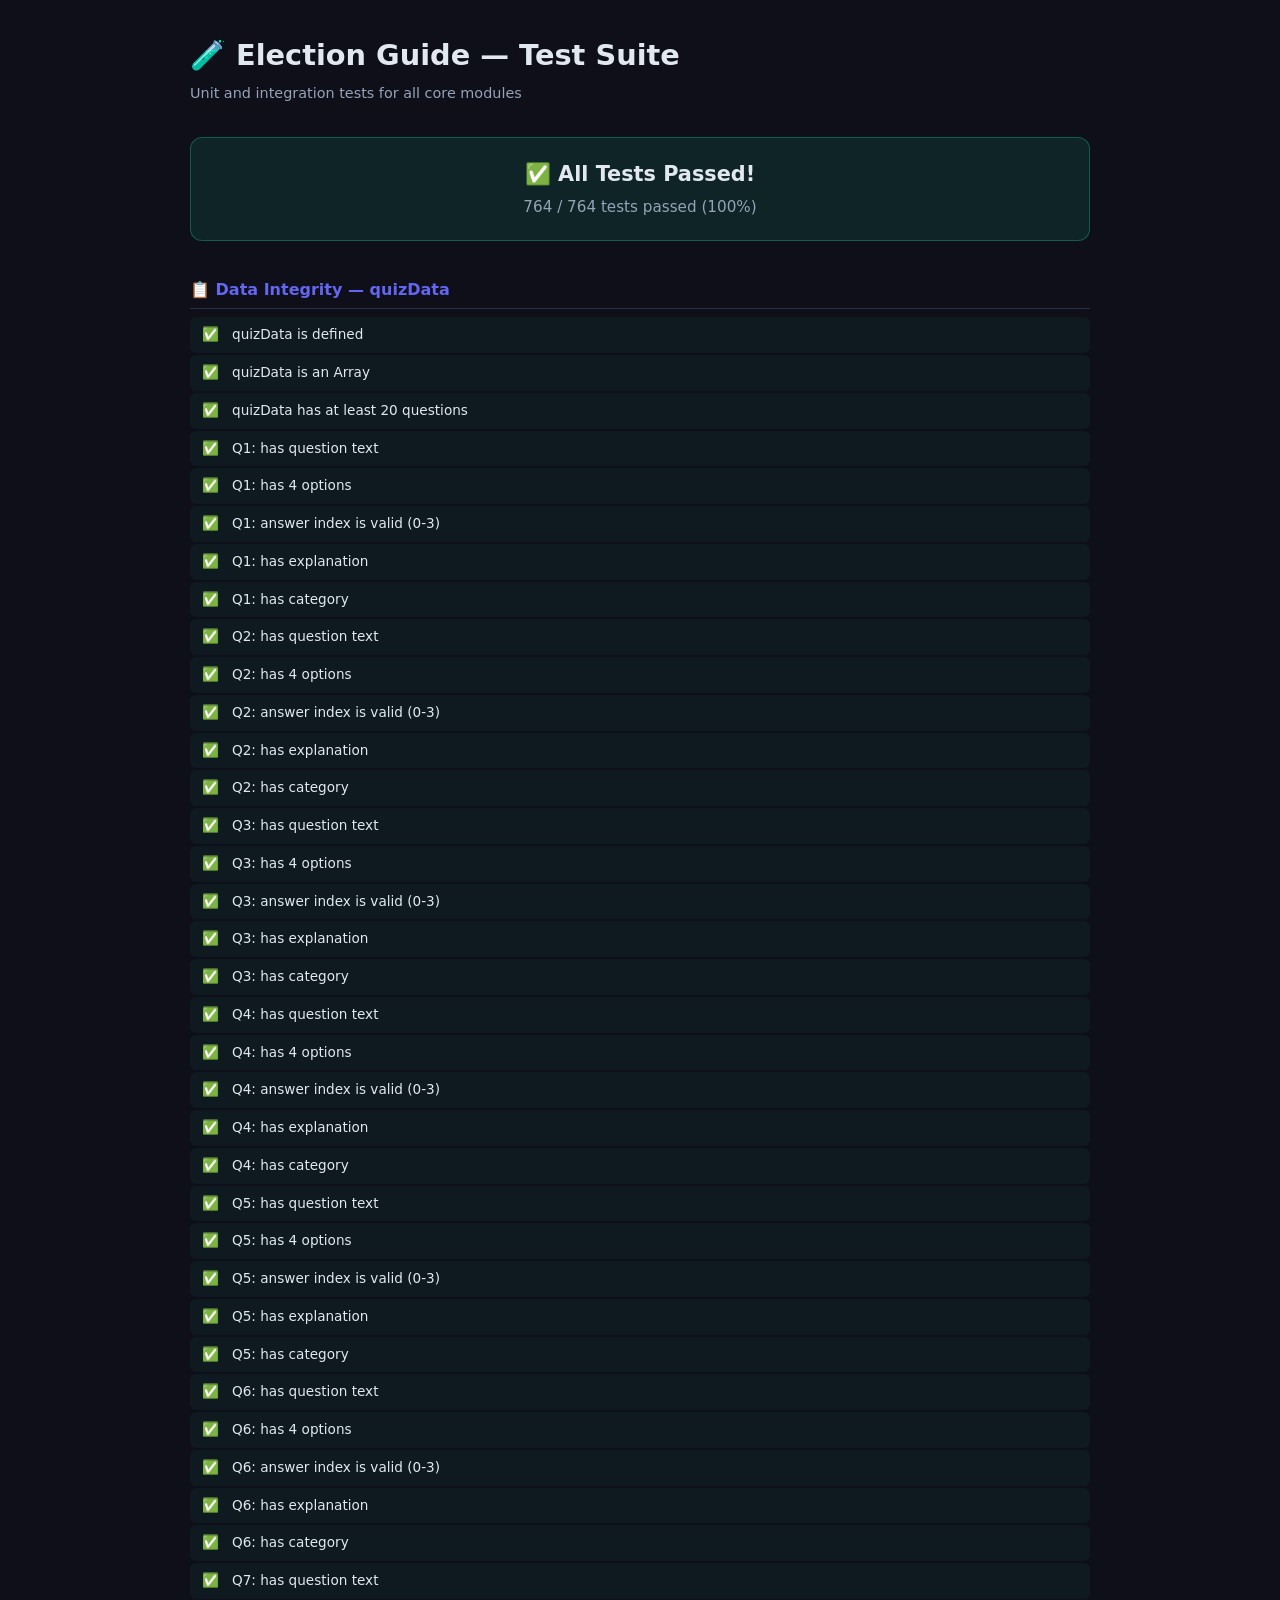
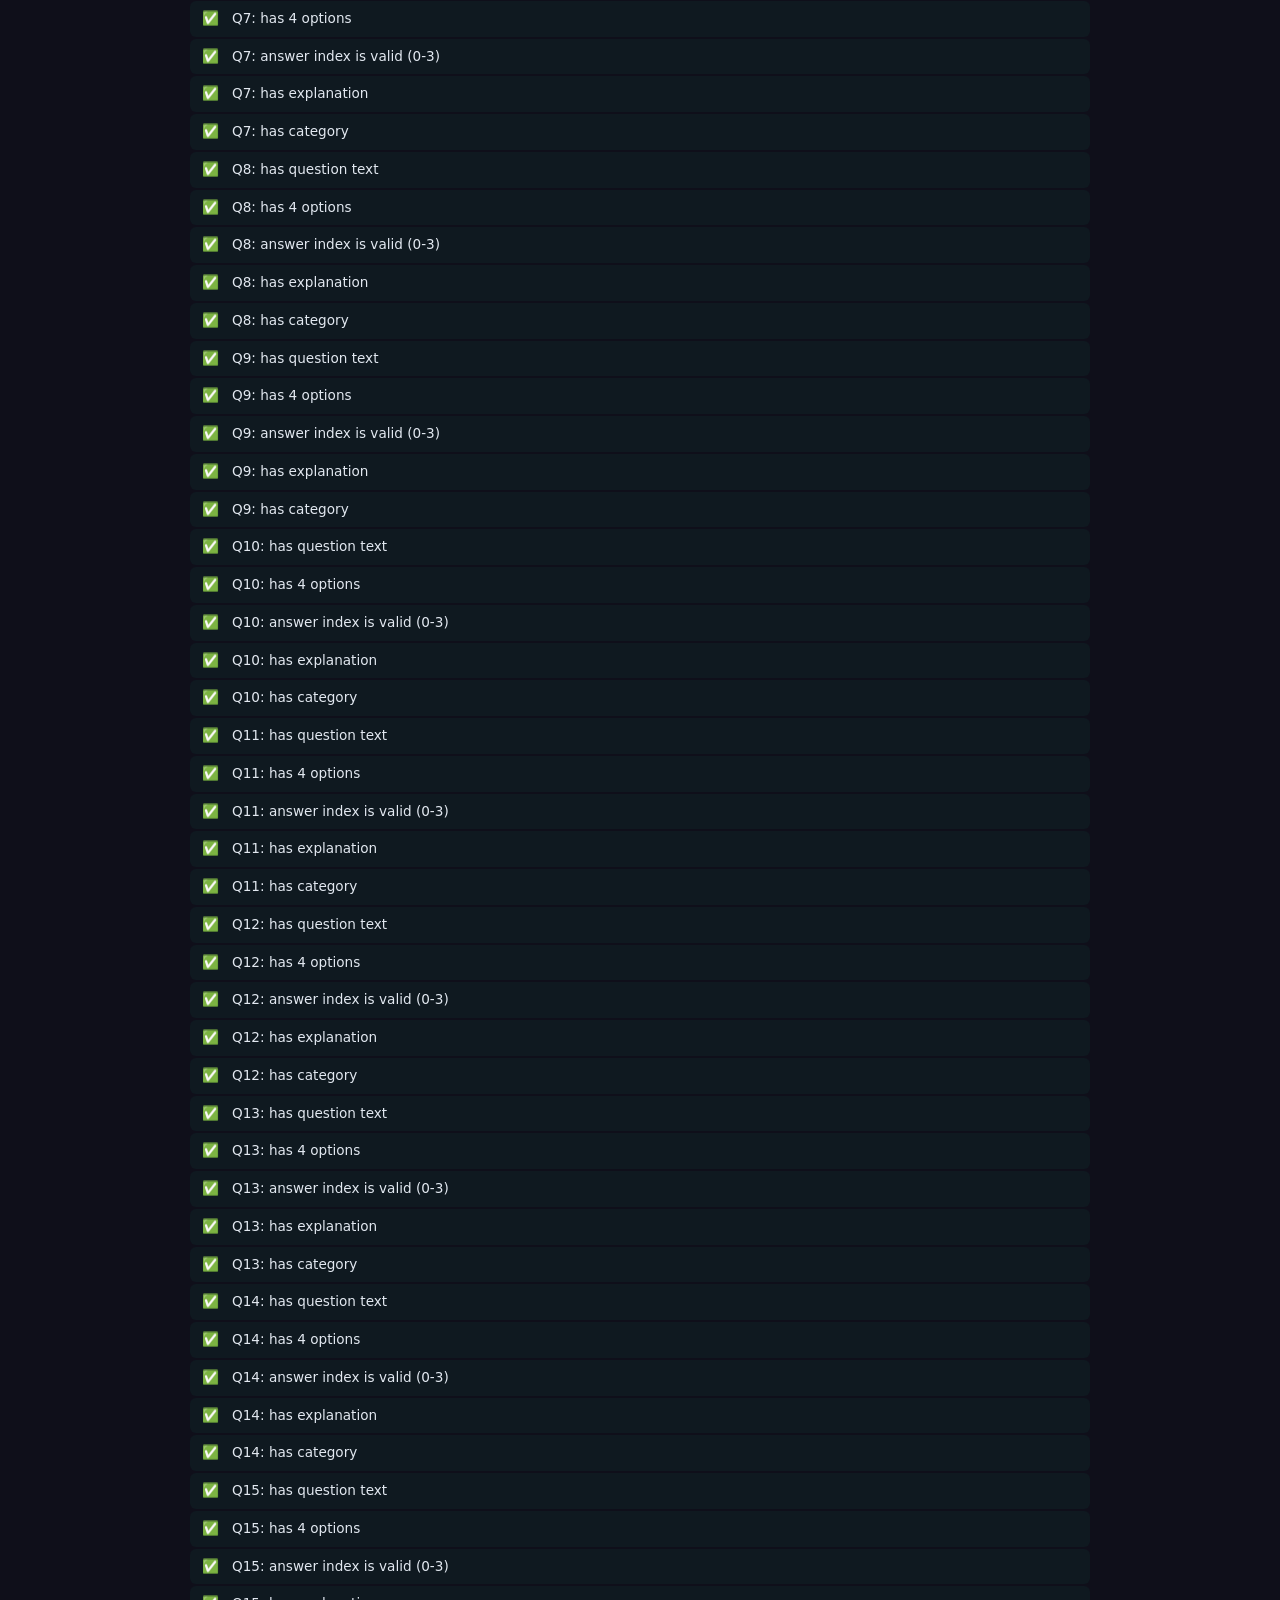
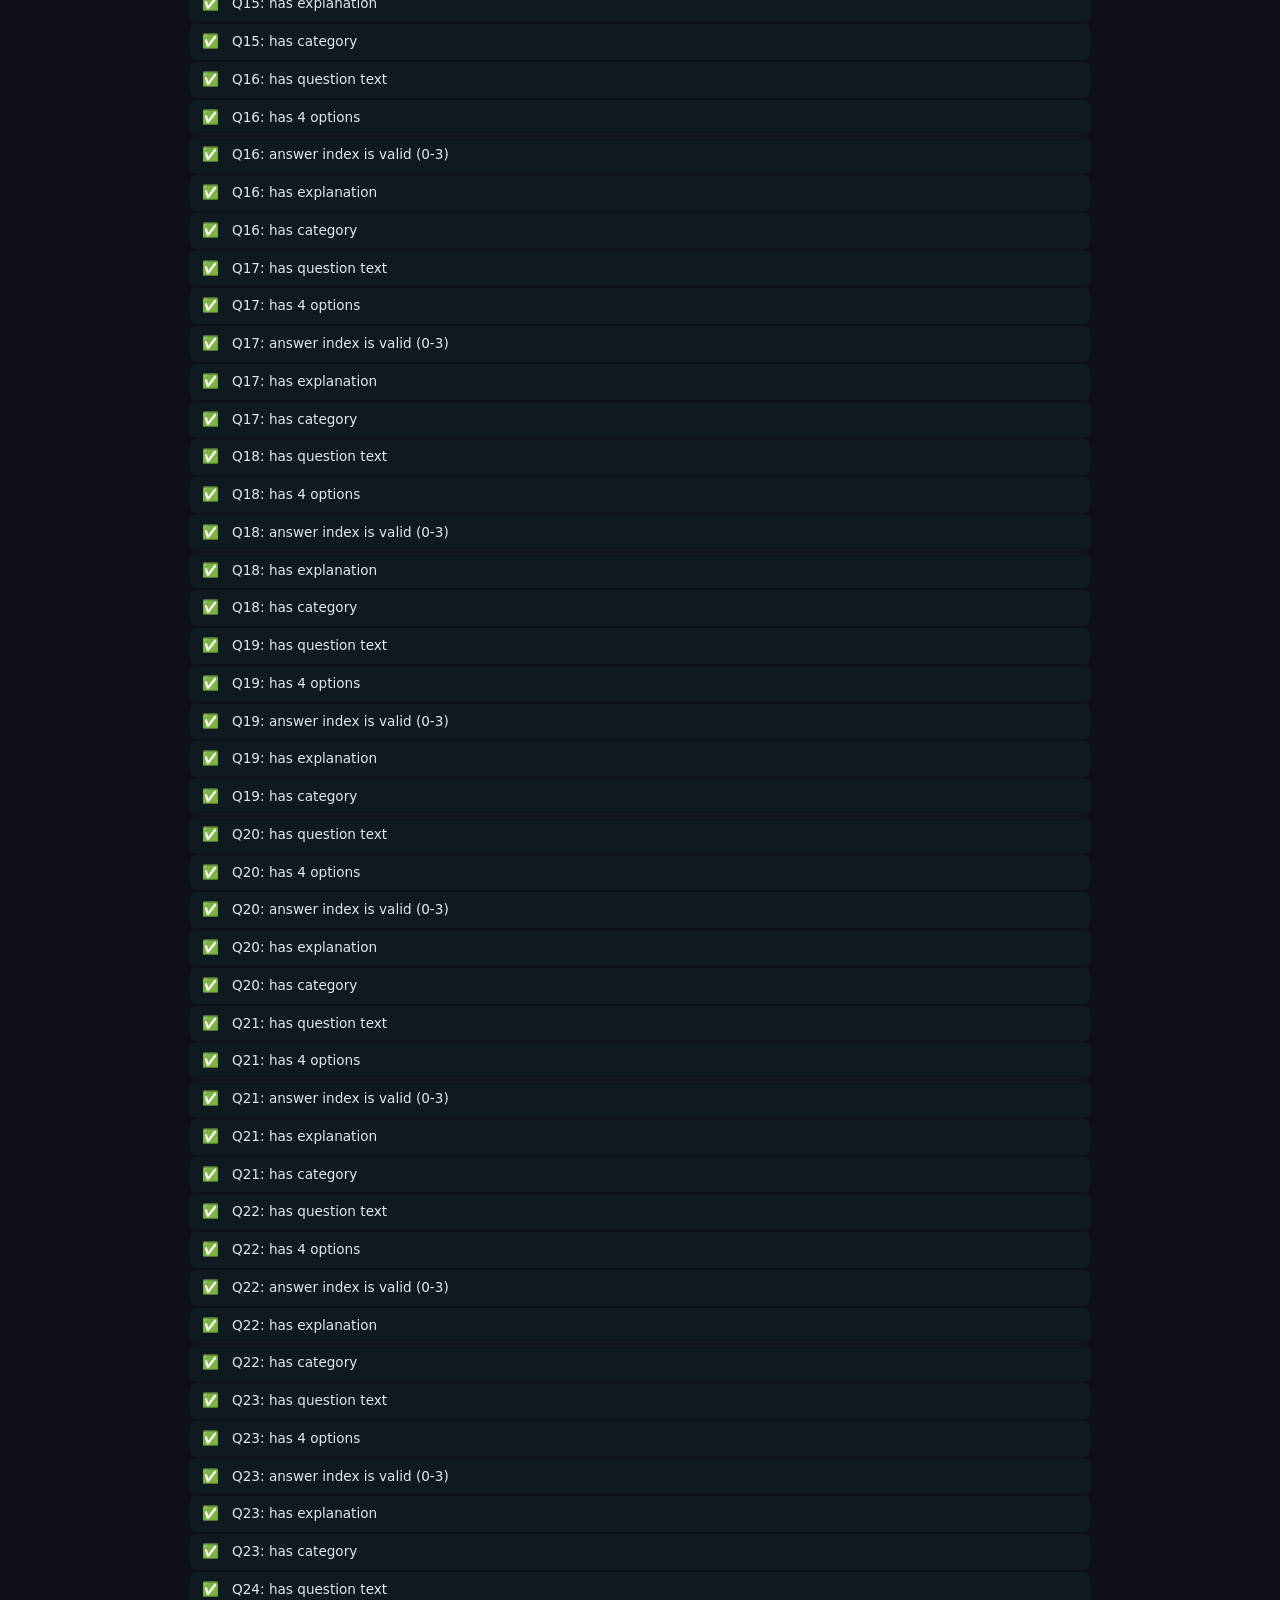
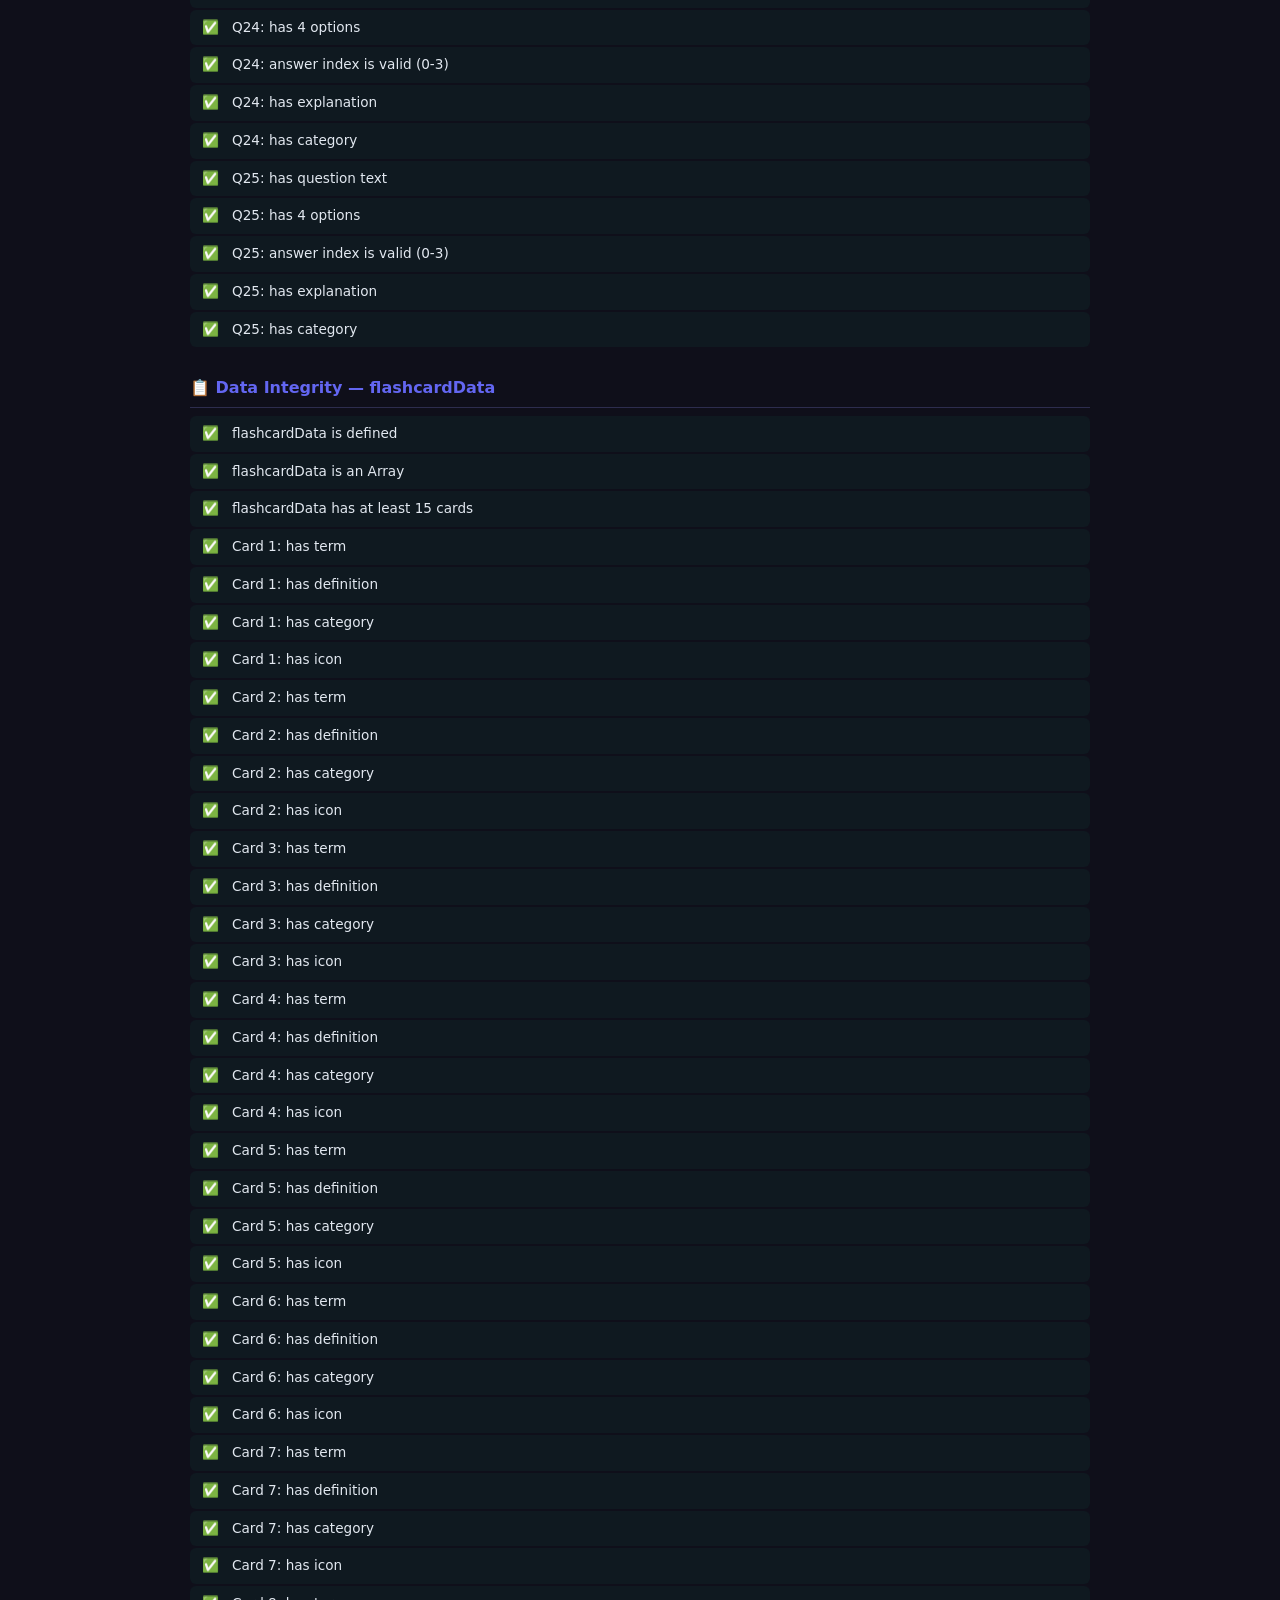
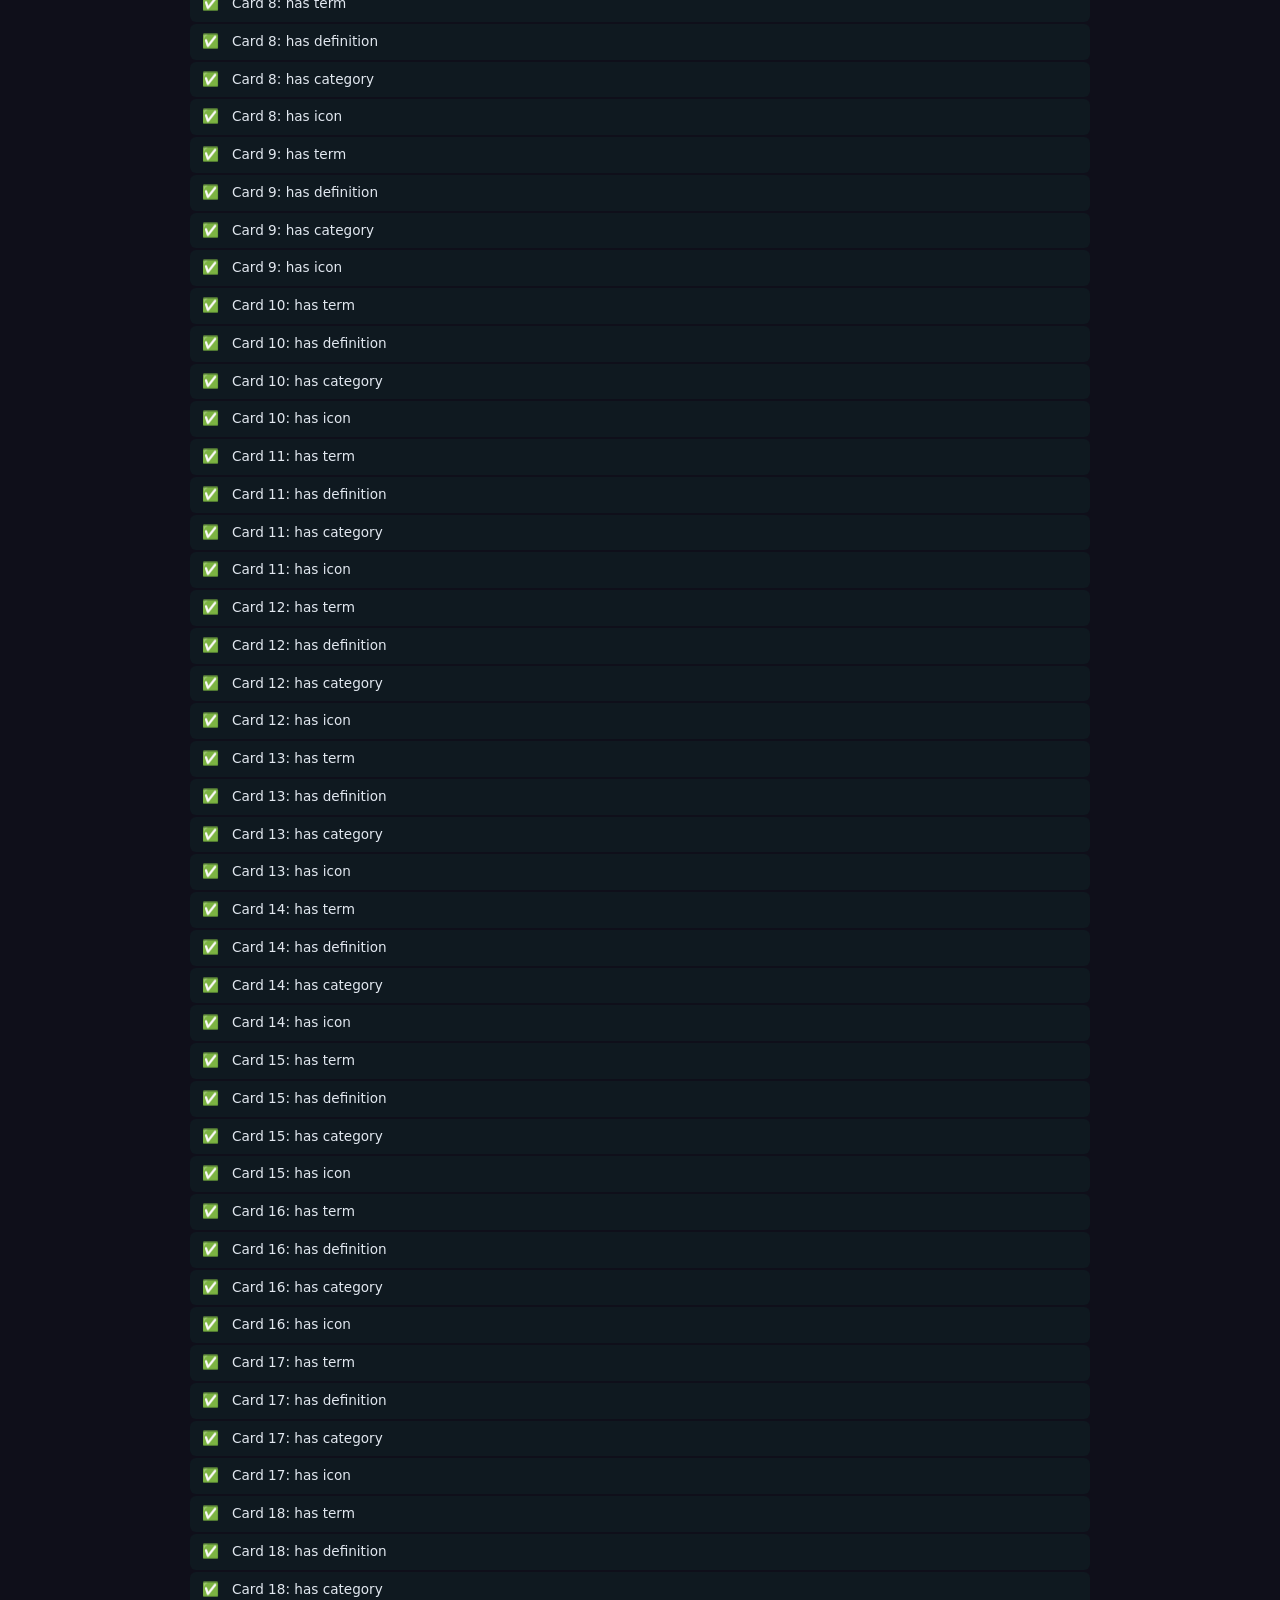
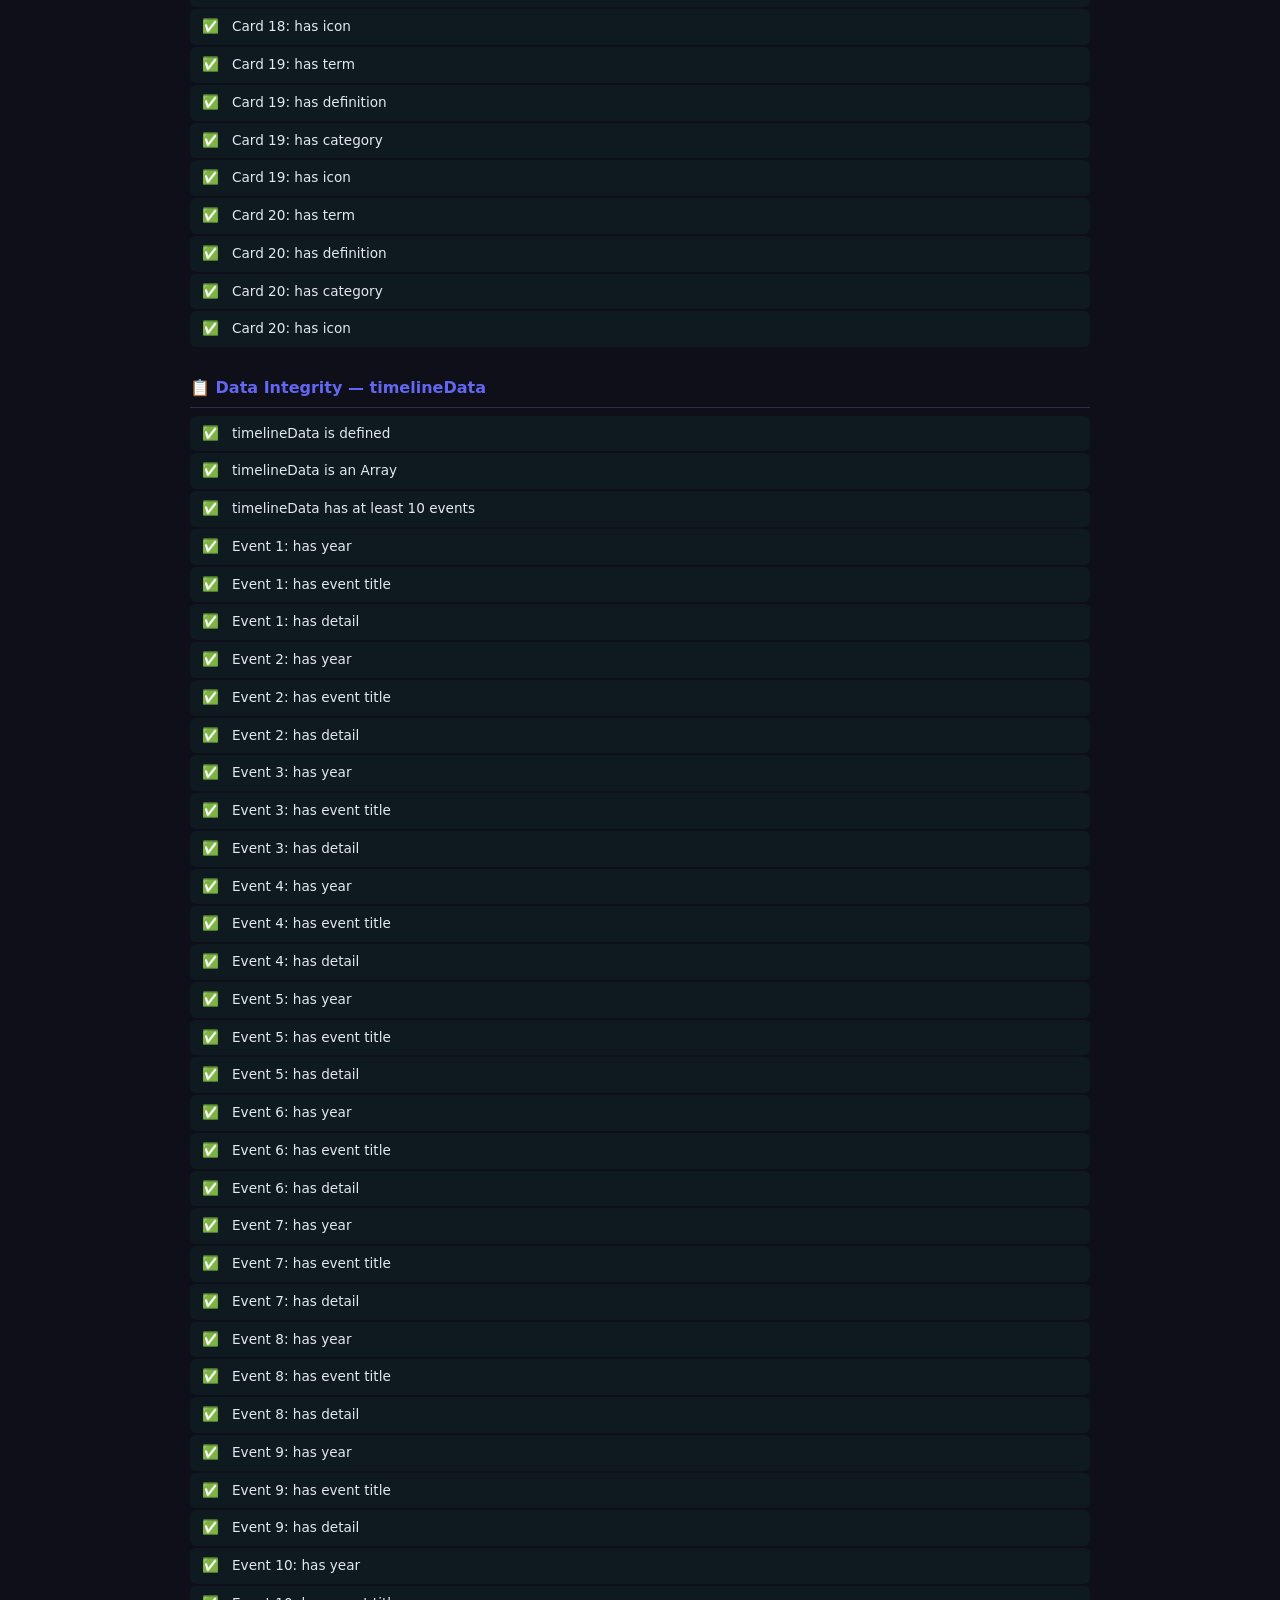
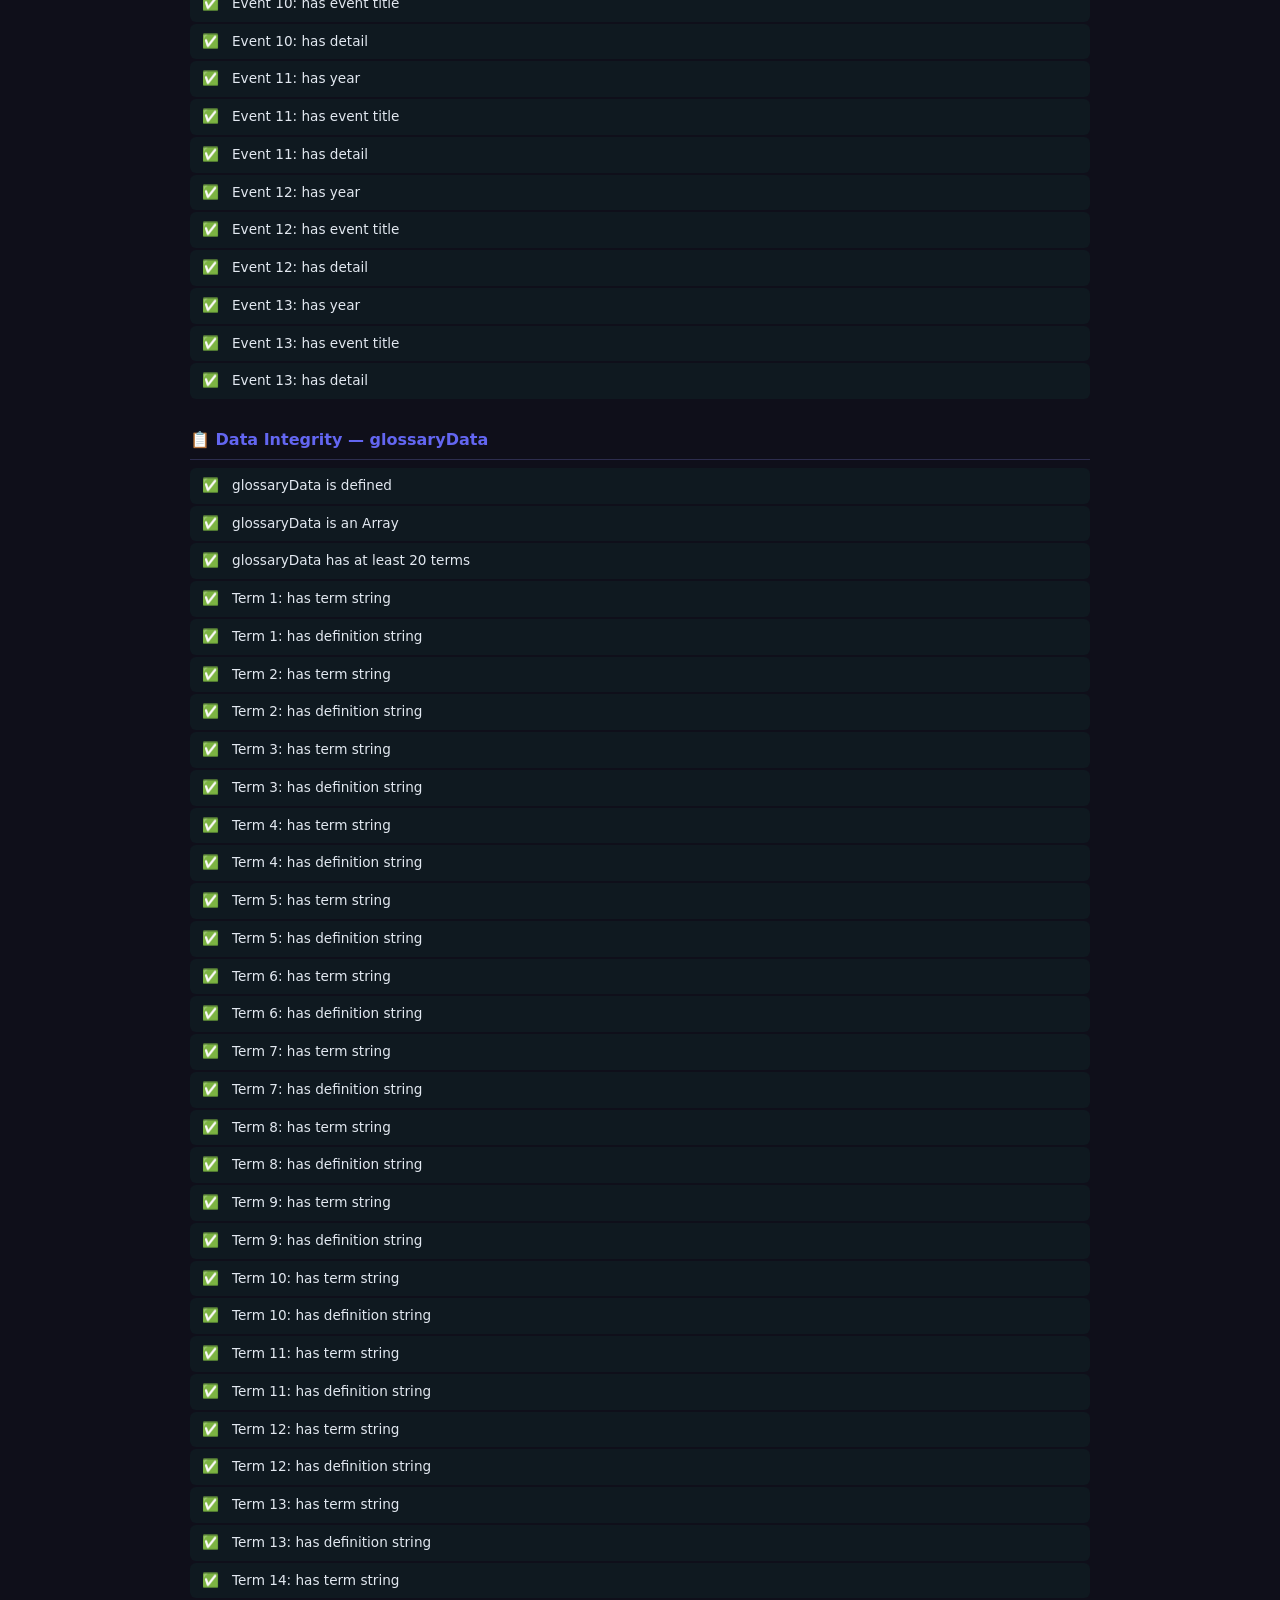
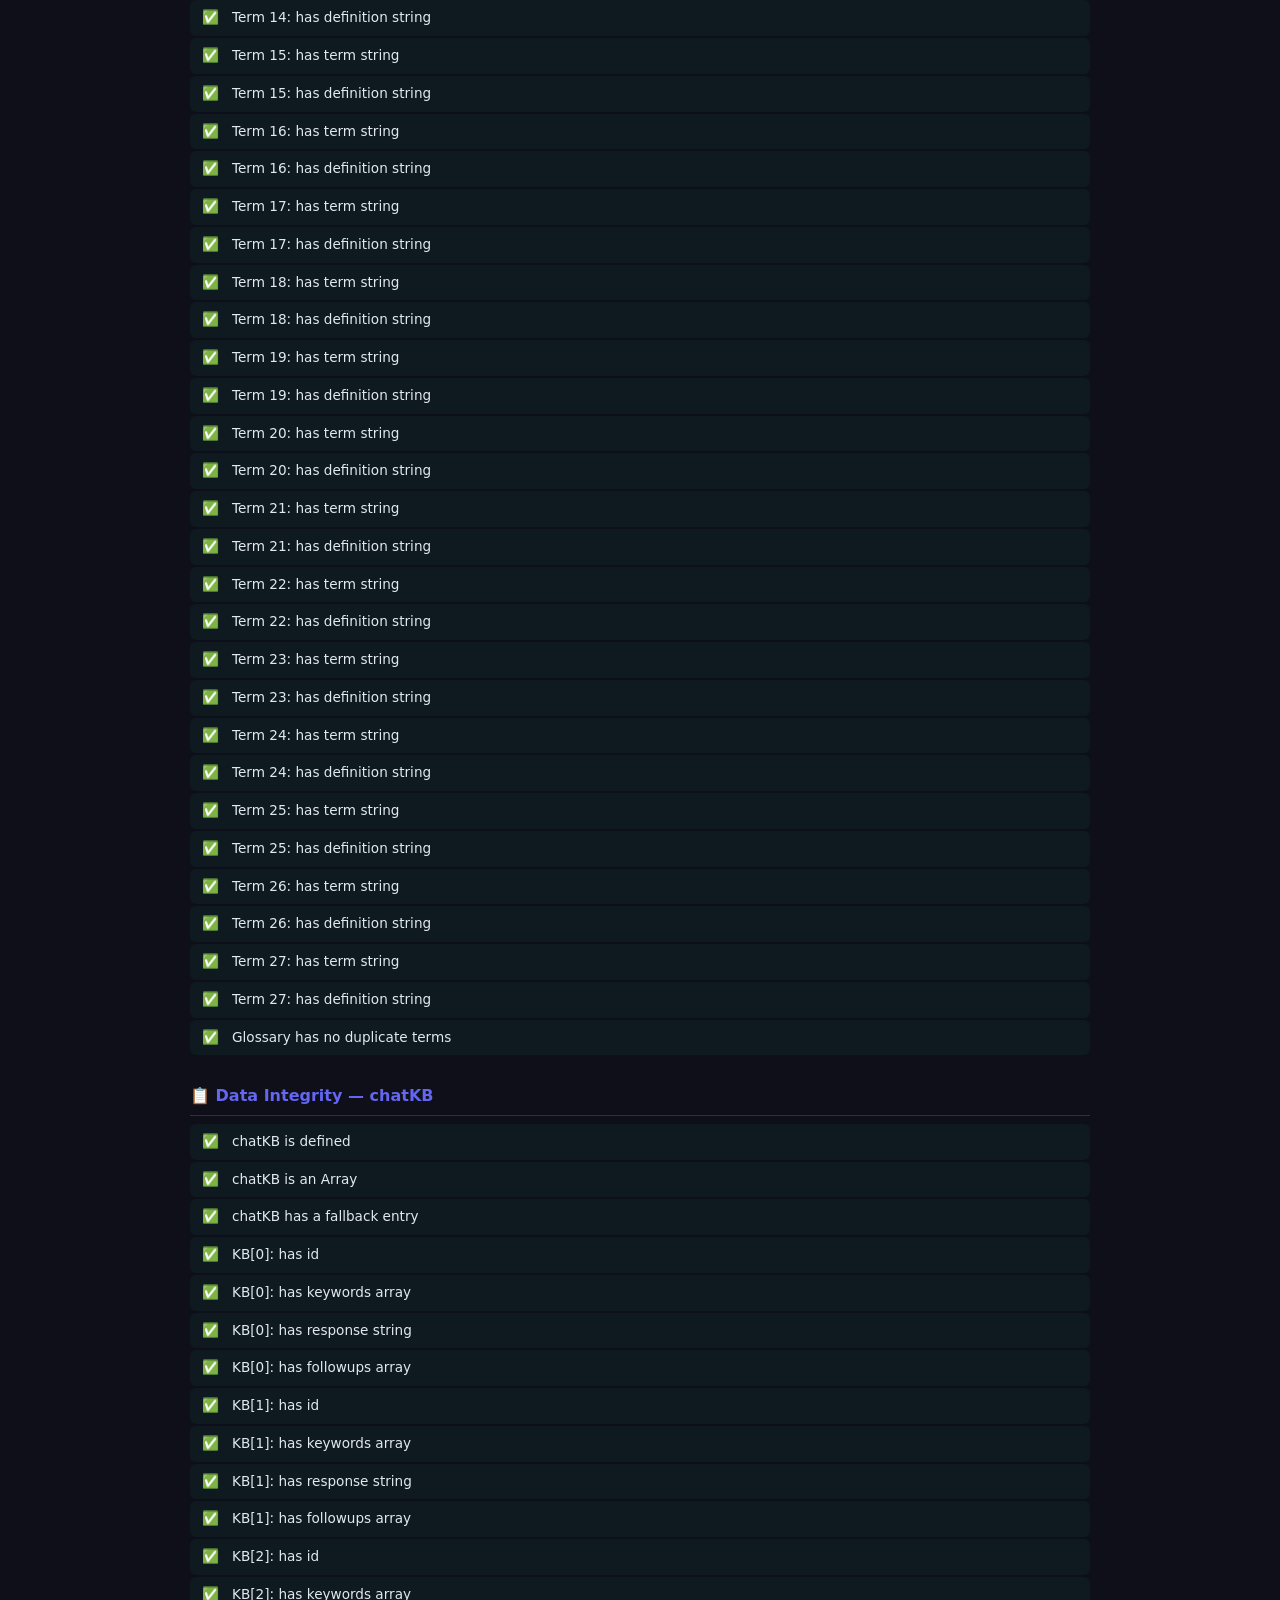
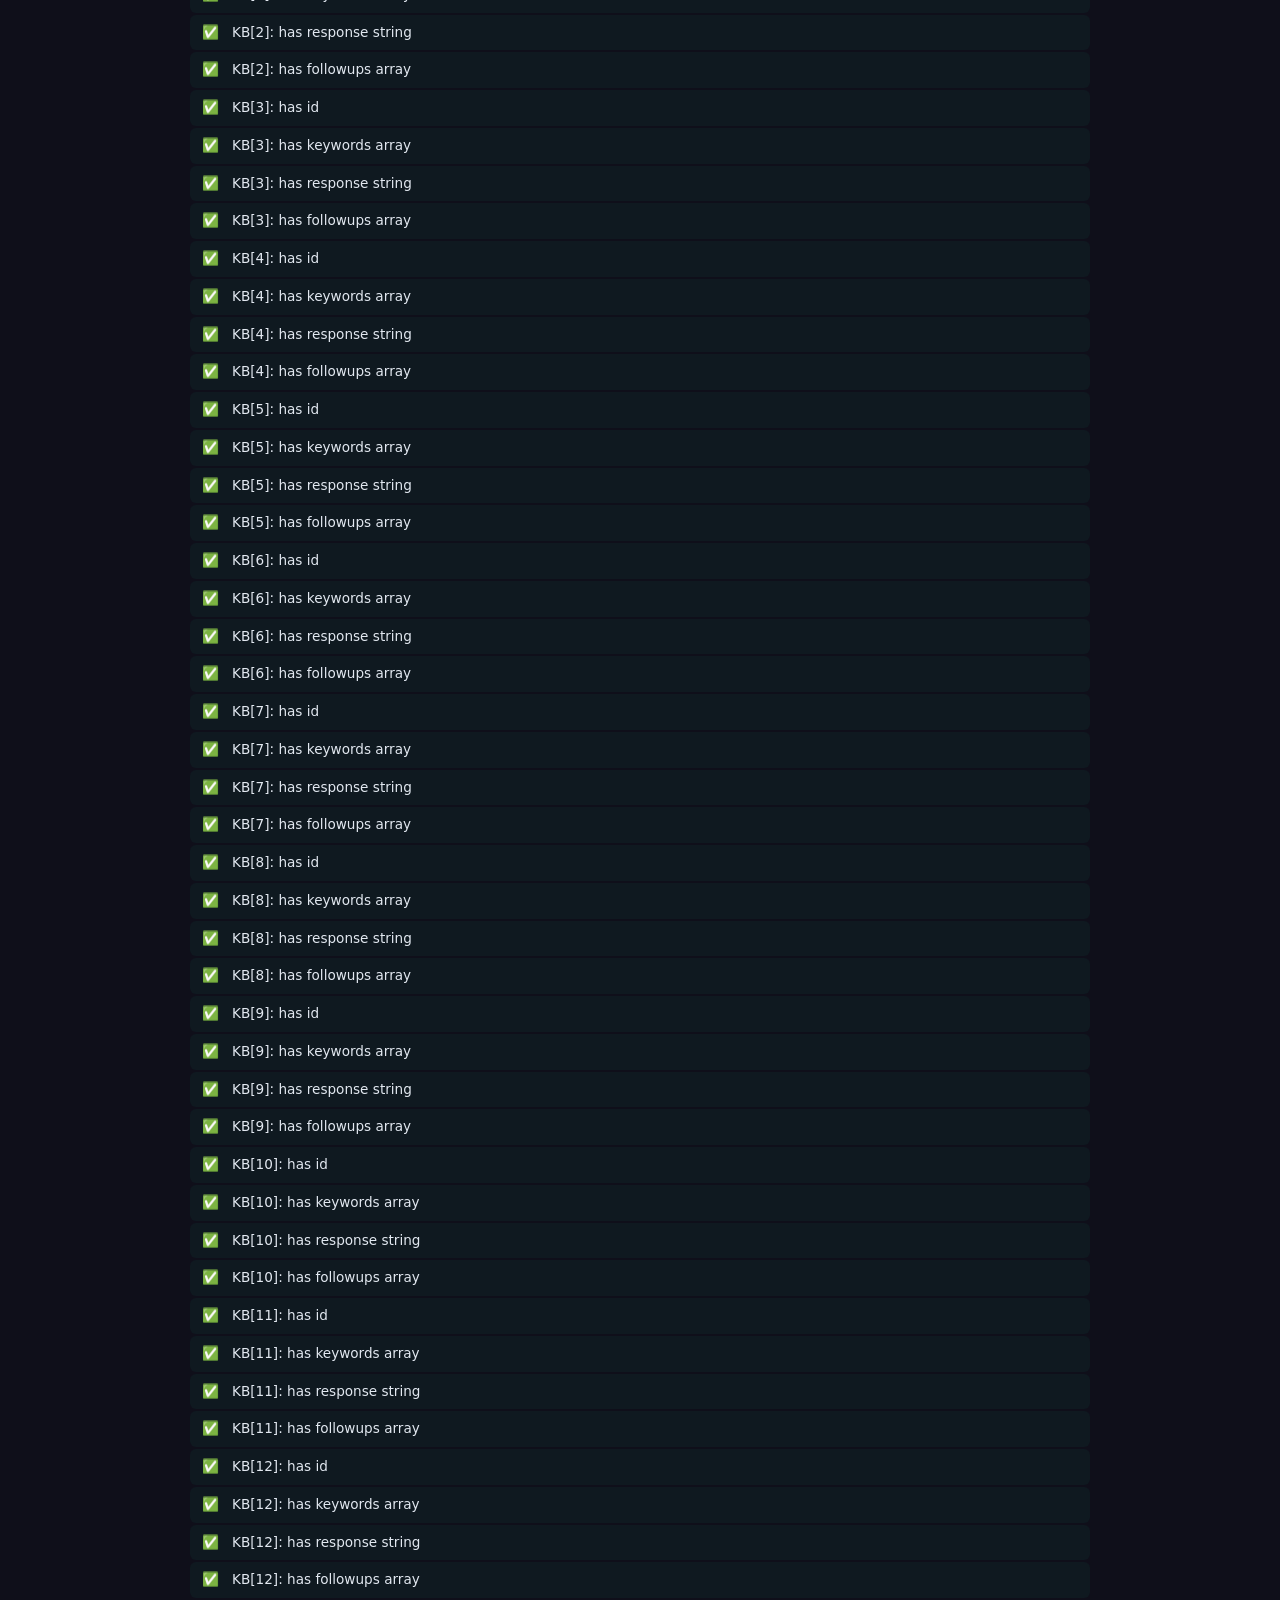
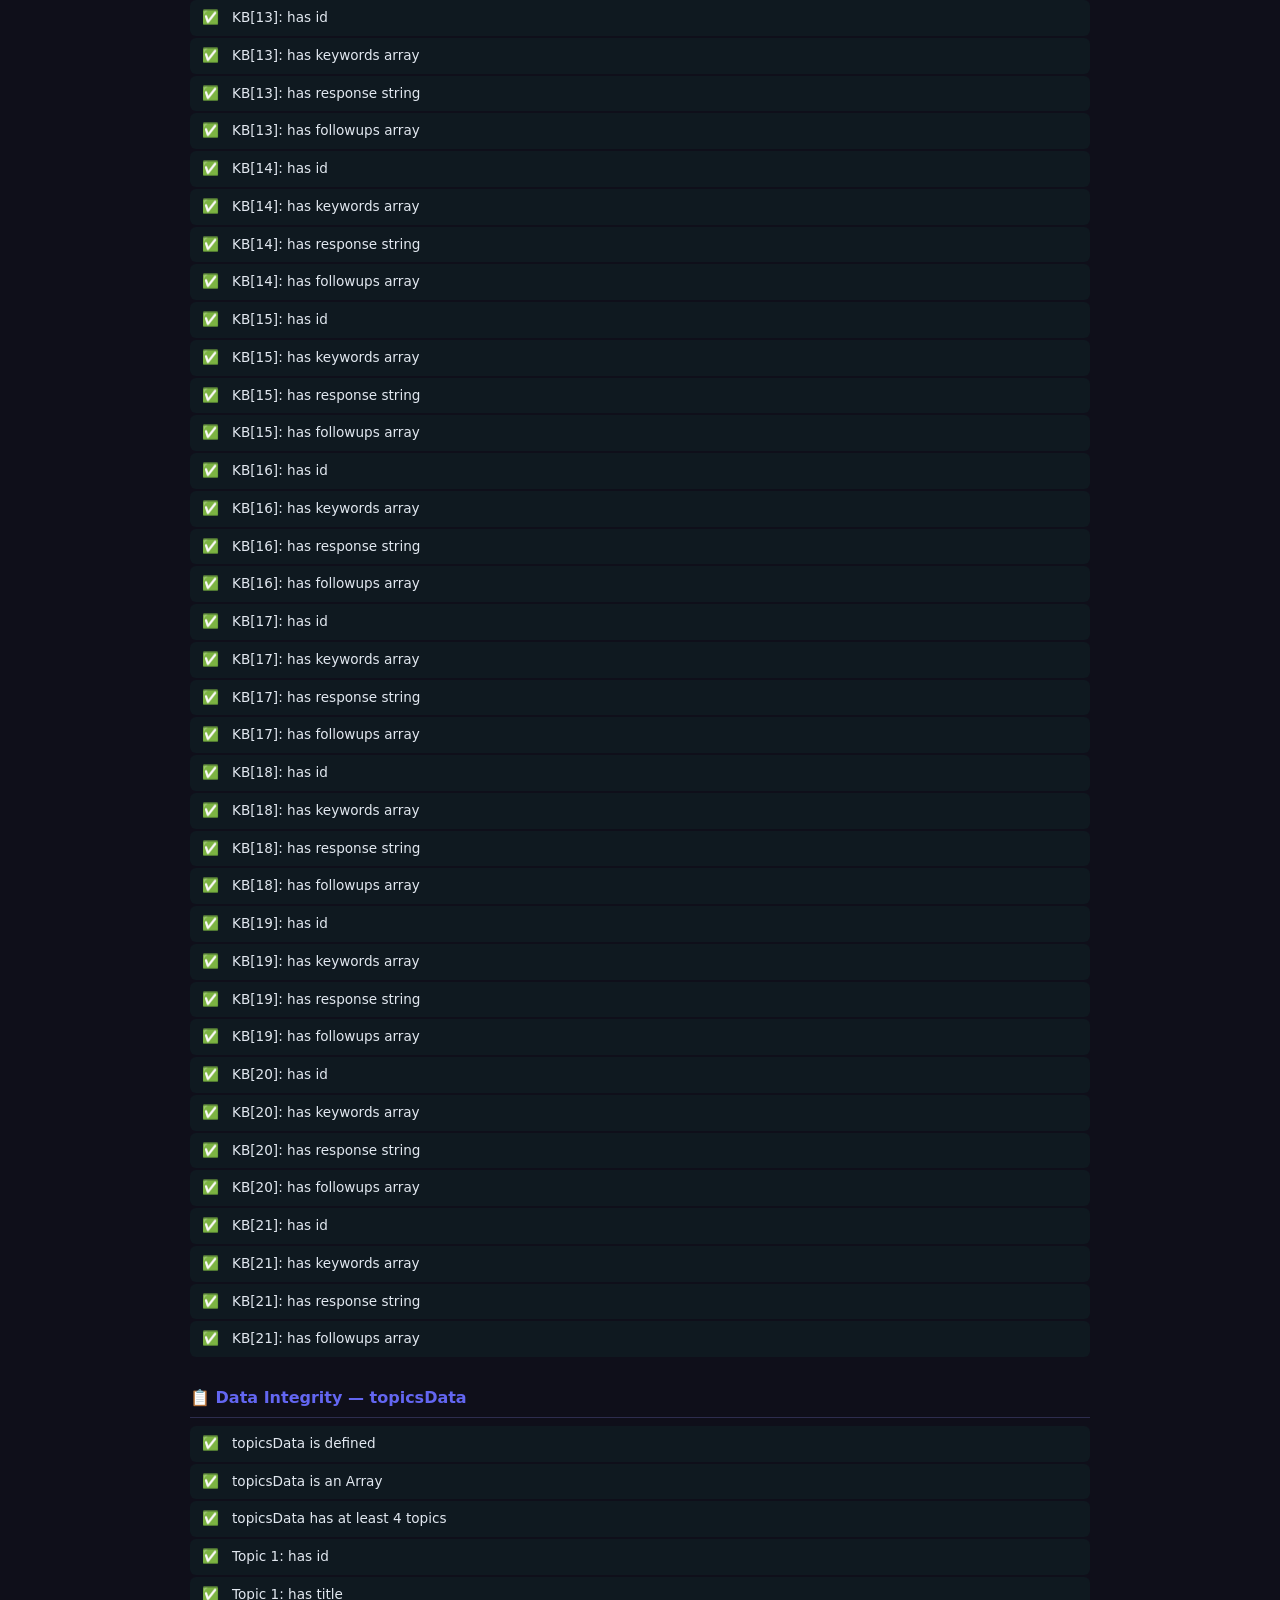
<file: tests/runner.html>
<!DOCTYPE html>
<html lang="en">
<head>
  <meta charset="UTF-8">
  <meta name="viewport" content="width=device-width, initial-scale=1.0">
  <title>Election Guide — Test Runner</title>
  <style>
    *, *::before, *::after { box-sizing: border-box; margin: 0; padding: 0; }
    body {
      font-family: 'Segoe UI', system-ui, sans-serif;
      background: #0f0f1a; color: #e2e8f0;
      padding: 32px 20px; line-height: 1.6;
    }
    header { max-width: 900px; margin: 0 auto 32px; }
    header h1 { font-size: 1.8rem; font-weight: 800; margin-bottom: 4px; }
    header p { color: #94a3b8; font-size: 0.9rem; }

    #test-summary { max-width: 900px; margin: 0 auto 24px; }
    .summary-box { padding: 20px 24px; border-radius: 12px; text-align: center; }
    .all-pass { background: rgba(16,185,129,0.12); border: 1px solid rgba(16,185,129,0.4); }
    .has-fail  { background: rgba(239,68,68,0.12);  border: 1px solid rgba(239,68,68,0.4); }
    .summary-box h2 { font-size: 1.3rem; margin-bottom: 4px; }
    .summary-box p { color: #94a3b8; font-size: 0.95rem; }

    #test-output { max-width: 900px; margin: 0 auto; }
    #test-output h3 {
      font-size: 1rem; font-weight: 700; padding: 12px 0 6px;
      border-bottom: 1px solid #2d2d4e; margin: 16px 0 8px;
      color: #6366f1;
    }
    .test-row {
      display: flex; align-items: flex-start; gap: 10px;
      padding: 7px 12px; border-radius: 6px; font-size: 0.85rem;
      margin-bottom: 2px;
    }
    .test-row.pass { background: rgba(16,185,129,0.06); }
    .test-row.fail { background: rgba(239,68,68,0.1); }
    .status { flex-shrink: 0; width: 20px; }
    .desc { flex: 1; }
    .detail { color: #f87171; font-size: 0.78rem; font-family: monospace; margin-top: 2px; display: block; }
  </style>
</head>
<body>
  <header>
    <h1>🧪 Election Guide — Test Suite</h1>
    <p>Unit and integration tests for all core modules</p>
  </header>

  <div id="test-summary"><p style="color:#94a3b8; text-align:center">Running tests…</p></div>
  <div id="test-output"></div>

  <!-- Load all data and module dependencies in order -->
  <script src="../js/data.js"></script>
  <script src="../js/chatdata.js"></script>
  <script src="../js/storage.js"></script>

  <!-- Run the test suite -->
  <script src="tests.js"></script>
</body>
</html>
</file>
